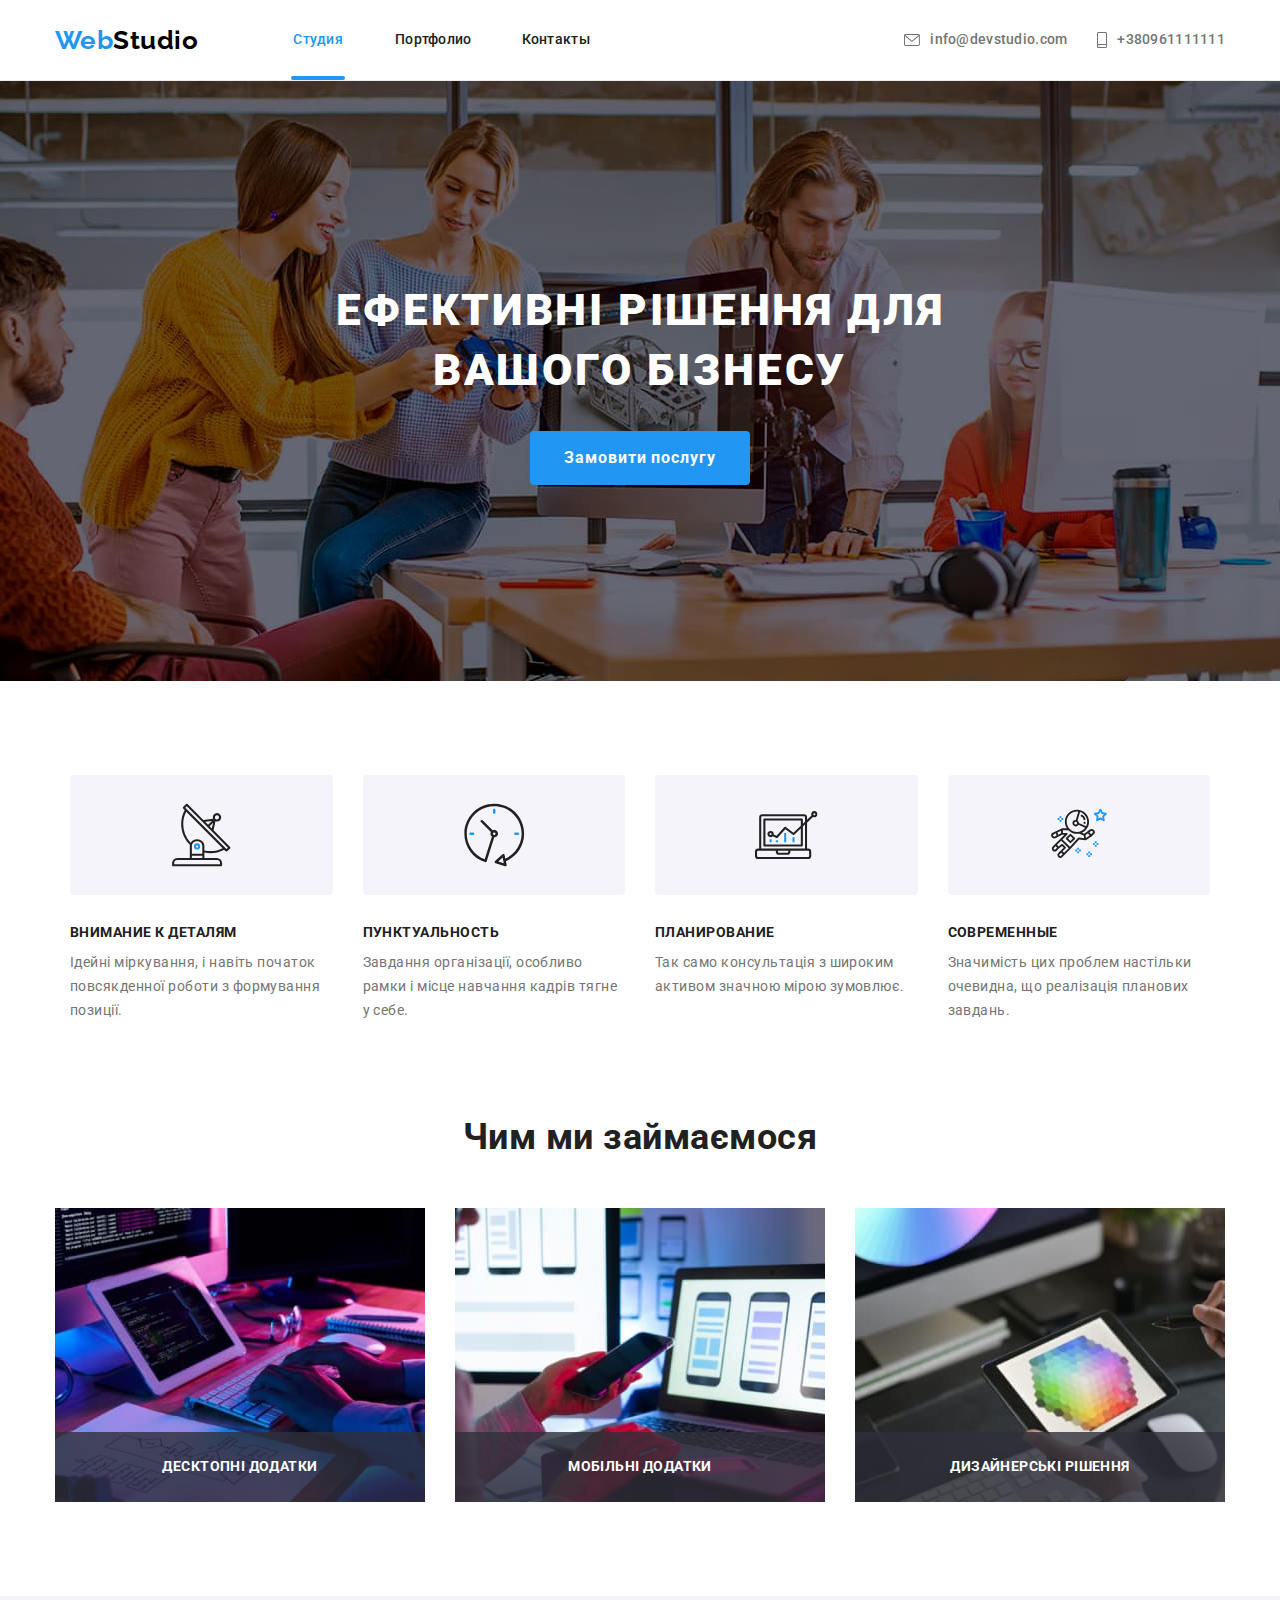
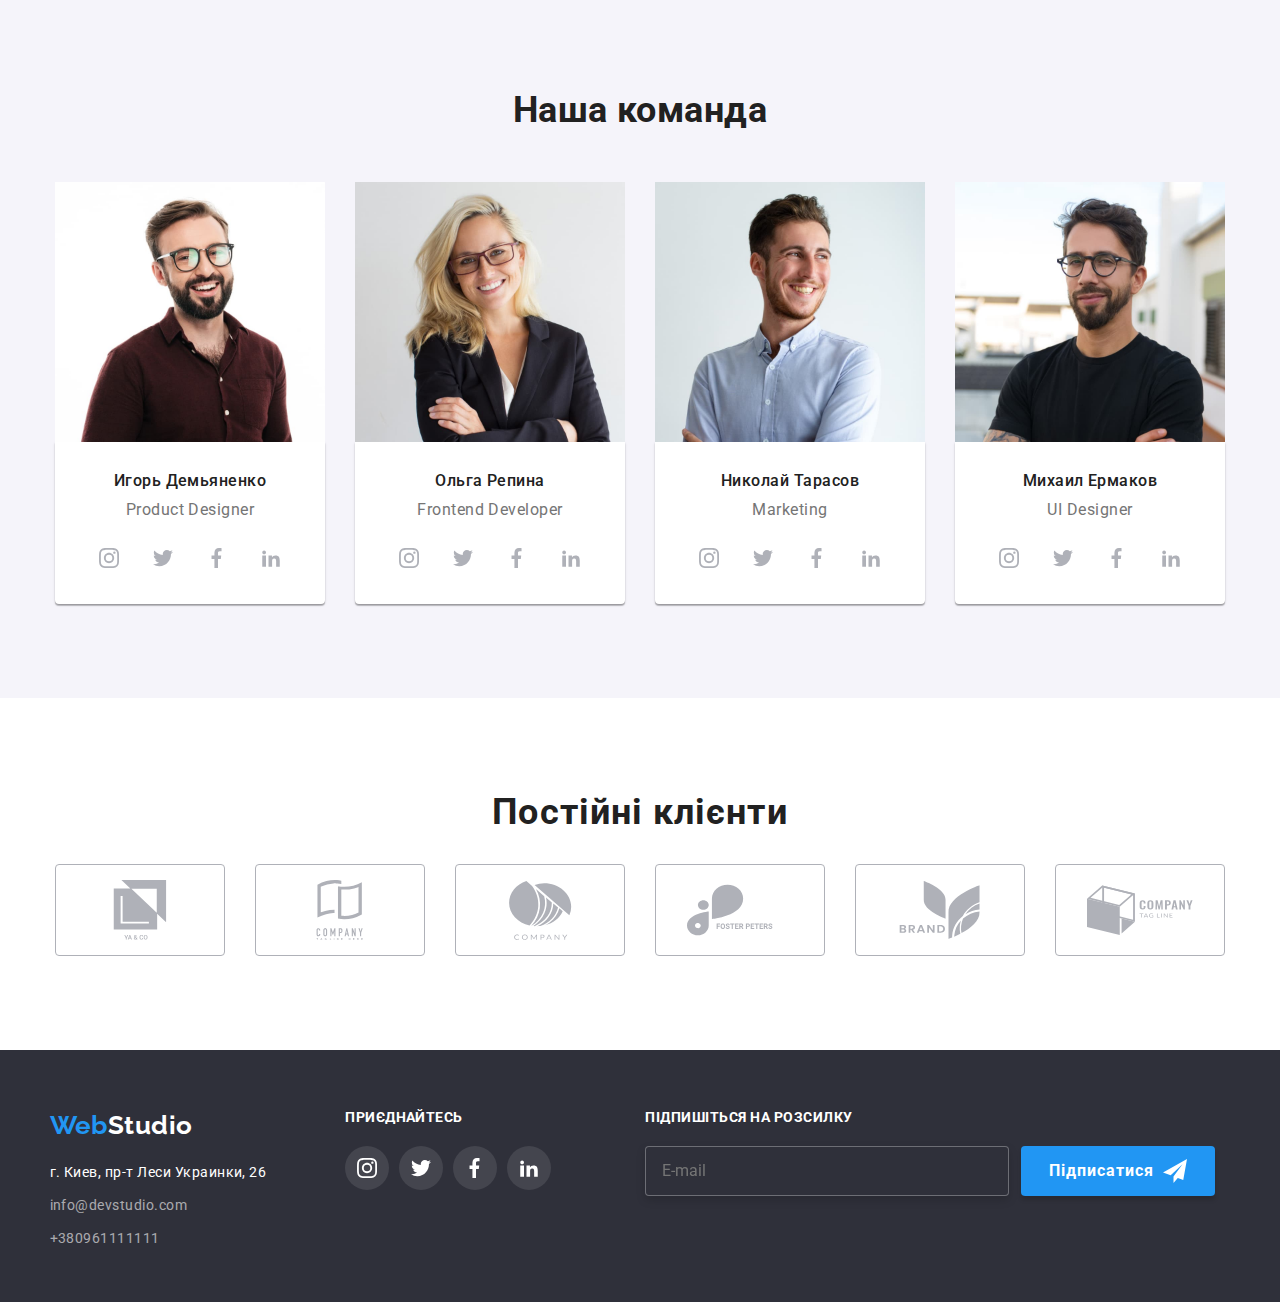
<file: index.html>
<!DOCTYPE html>
<html lang="ru">

<head>
    <meta charset="UTF-8">
    <meta http-equiv="X-UA-Compatible" content="IE=edge">
    <meta name="viewport" content="width=device-width, initial-scale=1.0">
    <title>Document</title>
    <link rel="preconnect" href="https://fonts.googleapis.com">
    <link rel="preconnect" href="https://fonts.gstatic.com" crossorigin>
    <link 
    href="https://fonts.googleapis.com/css2?family=Montserrat:wght@100;400;700&amp;family=Raleway:wght@700&amp;family=Roboto:wght@400;500;700;900&amp;display=swap"
        rel="stylesheet">
    <link rel="stylesheet" href="https://cdnjs.cloudflare.com/ajax/libs/modern-normalize/1.1.0/modern-normalize.min.css" />
    <link href="https://unpkg.com/aos@2.3.1/dist/aos.css" rel="stylesheet">
    <link rel="stylesheet" href="./css/main.min.css" />

</head>
 <body> 
    <header class="header">
        <div class="conteiner header__conteiner">
            <a href="./index.html" class="logo header__logo link">Web<span class="logo__word">Studio</span></a>
            <ul class="navigation__list list">
                <li class="navigation__item">
                    <a href="" class="navigation__link link curent "><span class="studia-title">Студия</span></a>
                </li>
                <li class="navigation__item">
                    <a href="./portfolio.html" class="navigation__link link ">Портфолио</a>
                </li>
                <li class="navigation__item">
                    <a href="" class="navigation__link link ">Контакты</a>
                </li>
            </ul>
            <ul class="contacts list">
                <li><a href="mailto:info@devstudio.com" class="contact__mail link"><svg class="contact__mail-logo"
                            width="16" height="12">
                            <use href="./img/symbol-defs.svg#icon-mail"></use>
                        </svg>info@devstudio.com</a></li>
                <li><a href="tel+380961111111" class="contact__tell link"><svg class="contact__tell-logo" width="10"
                            height="16">
                            <use href="./img/symbol-defs.svg#icon-smartphone"></use>
                        </svg>+380961111111</a></li>
            </ul>
            <button type="button" class="header__menu-open" data-menu-open><svg class="header__modal-icon" width="40" height="40">
                    <use href="./img/symbol-defs.svg#icon-menu"></use>
                </svg></button>
                <div class="mob__menu is-hidden" data-menu>
                        <button type="button" class="header__menu-close" data-menu-close><svg class="header__modal-icon" width="19"
                                height="19">
                                <use href="./img/symbol-defs.svg#icon-close"></use>
                            </svg></button>
                            <div>
                                <ul class="mob__navigation-list list">
                                    <li class="mob__navigation-item">
                                        <a href="./index.html" class="mob__navigation-link link"><span class="studia__title-menu">Студия</span></a>
                                    </li>
                                    <li class="mob__navigation-item">
                                        <a href="./portfolio.html" class="mob__navigation-link link ">Портфолио</a>
                                    </li>
                                    <li class="mob__navigation-item">
                                        <a href="" class="mob__navigation-link link ">Контакты</a>
                                    </li>
                                </ul>
                            </div>  
                        <div class="mob__contacts list">
                           <ul class=" mob__menu-contacts list">
                            <li class="mob__contakt-link"><a href="tel+380961111111" class="mob__contact-tell link">+380961111111</a>
                            </li>
                            <li class="mob__contakt-link"><a href="mailto:info@devstudio.com" class="mob__contact-mail link">info@devstudio.com</a>
                            </li>
                           </ul> 
                            <ul class="mob__soc-list list">
                                <li class="mob__soc-item"><a href="" class="mob__soc-link link" target="_blank"
                                        rel="noopener noreferrer nofollow">Instagram</a></li>
                                <li class="mob__soc-item"><a href="" class="mob__soc-link link" target="_blank" rel="noopener noreferrer nofollow">
                                            Twitter</a></li>
                                <li class="mob__soc-item"><a href="" class="mob__soc-link link" target="_blank" rel="noopener noreferrer nofollow">
                                            Facebook</a></li>
                                <li class="mob__soc-item"><a href="" class="mob__soc-link link" target="_blank" rel="noopener noreferrer nofollow">
                                            LinkedIn</a></li>
                        
                            </ul>
                        </div> 
                </div>
        </div>
    </header>
    <main class="hero">
        <section class="hero__general">
            <div class="feedback conteiner">
                <h1 class="feedback__title">Ефективні рішення для вашого бізнесу</h1>
                <button type="button" class="feedback__button" data-modal-open>Замовити послугу</button>
            </div>
        </section>
        <section class="conteiner">
            <div class="information ">
                <ul class="benefits list">
                    <li class="benefits__slide">
                        <div class="benefits__text"><svg class="benefits__icon" width="70" height="70">
                                <use href="./img/symbol-defs.svg#icon-antenna"></use>
                            </svg></div>
                        <h3 class="benefits__title">Внимание к деталям</h3>
                        <p class="benefits__information-text">Ідейні міркування, і навіть початок повсякденної роботи з формування позиції.</p>
                    </li>
                    <li class="benefits__slide">
                        <div class="benefits__text"><svg class="benefits__icon" width="70" height="70">
                                <use href="./img/symbol-defs.svg#icon-clock"></use>
                            </svg></div>

                        <h3 class="benefits__title">Пунктуальность</h3>
                        <p class="benefits__information-text">Завдання організації, особливо рамки і місце навчання кадрів тягне у себе.</p>
                    </li>
                    <li class="benefits__slide">
                        <div class="benefits__text"><svg class="benefits__icon" width="70" height="70">
                                <use href="./img/symbol-defs.svg#icon-diagram"></use>
                            </svg></div>
                        <h3 class="benefits__title">Планирование</h3>
                        <p class="benefits__information-text">Так само консультація з широким активом значною мірою зумовлює.</p>
                    </li>
                    <li class="benefits__slide">
                        <div class="benefits__text"><svg class="benefits__icon" width="70" height="70">
                                <use href="./img/symbol-defs.svg#icon-astronaut"></use>
                            </svg></div>
                        <h3 class="benefits__title">Современные</h3>
                        <p class="benefits__information-text">Значимість цих проблем настільки очевидна, що реалізація планових завдань.</p>
                    </li>
                </ul>
            </div>
        </section>
        <section class="work">
            <div class="direction conteiner">
                <h2 class="direction__title">Чим ми займаємося</h2>
                <ul class="direction__list list">
                    <li class="direction__foto"><div>
                        <picture>
                            <source media="(min-width: 1200px)" srcset="./img/img1-disktop-1x.jpg 1x, ./img/disktop/img1-disktop-2x.jpg 2x">
                            <img class="team__img" srcset="./img/disktop/img1-disktop-2x.jpg 2x" src="./img/img1-disktop-1x.jpg" width="370" height="294"
                                alt="клавиатура" />
                        </picture>
                        <p class="direction__pre-title">Десктопні додатки</p></div></li>
                    <li class="direction__foto"><div>
                        <picture>
                            <source media="(min-width: 1200px)" srcset="./img/img2-disktop-1x.jpg 1x, ./img/disktop/img2-disktop-2x.jpg 2x">
                            <img class="team__img" srcset="./img/disktop/img2-disktop-2x.jpg 2x" src="./img/img2-disktop-1x.jpg" width="370" height="294"
                                alt="Мобільні додатки" />
                        </picture>
                        <p class="direction__pre-title">Мобільні додатки</p></div></li>
                    <li class="direction__foto"><div>
                        <picture>
                            <source media="(min-width: 1200px)" srcset="./img/img3-disktop-1x.jpg 1x, ./img/disktop/img3-disktop-2x.jpg 2x">
                            <img class="team__img" srcset="./img/disktop/img3-disktop-2x.jpg 2x" src="./img/img3-disktop-1x.jpg" width="370" height="294"
                                alt="планшет" />
                        </picture>
                        <p class="direction__pre-title">Дизайнерські рішення</p></div></li>
                </ul>
            </div>
        </section>
        <section class="our__team">
            <div class="conteiner">
                <h2 class="our__team-title">Наша команда</h2>
                    <ul class="team list">
                        <li class="team__list">
                            <picture>
                                <source media="(min-width: 1200px)" srcset="./img/igor-disktop-1x.jpg 1x, ./img/disktop/igor-disktop-2x.jpg 2x">
                                <source media="(min-width: 768px)" srcset=" ./img/tabled/igor-tabled-1x.jpg 1x, ./img/tabled/igor-tabled-2x.jpg 2x">
                                <img class="team__img" srcset="./img/phone/igor-phone-2x.jpg 2x" src="./img/phone/igor-phone-1x.jpg" width="450" height="460" alt="Игорь Демьяненко" />
                            </picture>
                            <div class="team__list-information">
                                <h3 class="team__name">Игорь Демьяненко</h3>
                                <p class="team__profesion">Product Designer</p>
                                <ul class="team__soc list">
                                    <li><a href="" class="team__icon-link"><svg class="team__soc-logo" width="20" height="20">
                                                <use href="./img/symbol-defs.svg#icon-instagram"></use>
                                            </svg></a></li>
                                    <li><a href="" class="team__icon-link"><svg class="team__soc-logo" width="20" height="20">
                                                <use href="./img/symbol-defs.svg#icon-twitter"></use>
                                            </svg></a></li>
                                    <li><a href="" class="team__icon-link"><svg class="team__soc-logo" width="20" height="20">
                                                <use href="./img/symbol-defs.svg#icon-facebook"></use>
                                            </svg></a></li>
                                    <li><a href="" class="team__icon-link"><svg class="team__soc-logo" width="20" height="20">
                                                <use href="./img/symbol-defs.svg#icon-linkedin"></use>
                                            </svg></a></li>
                                </ul>
                            </div>
                        </li>
                        <li class="team__list">
                            <picture>
                                <source media="(min-width: 1200px)" srcset="./img/olga-disktop-1x.jpg 1x, ./img/disktop/olga-disktop-2x.jpg 2x">
                                <source media="(min-width: 768px)" srcset="./img/tabled/olga-tabled-1x.jpg 1x, ./img/tabled/olga-tabled-2x.jpg 2x">
                                <img class="team__img" srcset="./img/phone/olga-phone-2x.jpg 2x" src="./img/phone/olga-phone-1x.jpg" width="450" height="460"
                                    alt="Ольга Репина" />
                            </picture>
                            <div class="team__list-information">
                                <h3 class="team__name">Ольга Репина</h3>
                                <p class="team__profesion">Frontend Developer</p>
                                <ul class="team__soc list">
                                    <li><a href="" class="team__icon-link"><svg class="team__soc-logo" width="20" height="20">
                                                <use href="./img/symbol-defs.svg#icon-instagram"></use>
                                            </svg></a></li>
                                    <li><a href="" class="team__icon-link"><svg class="team__soc-logo" width="20" height="20">
                                                <use href="./img/symbol-defs.svg#icon-twitter"></use>
                                            </svg></a></li>
                                    <li><a href="" class="team__icon-link"><svg class="team__soc-logo" width="20" height="20">
                                                <use href="./img/symbol-defs.svg#icon-facebook"></use>
                                            </svg></a></li>
                                    <li><a href="" class="team__icon-link"><svg class="team__soc-logo" width="20" height="20">
                                                <use href="./img/symbol-defs.svg#icon-linkedin"></use>
                                            </svg></a></li>
                                </ul>
                            </div>
                        </li>
                        <li class="team__list">
                            <picture>
                                <source media="(min-width: 1200px)" srcset="./img/nikolay-disktop-1x.jpg 1x, ./img/disktop/mykola-disktop-2x.jpg 2x">
                                <source media="(min-width: 768px)" srcset="./img/tabled/mykola-tabled-1x.jpg 1x, ./img/tabled/mykola-tabled-2x.jpg 2x">
                                <img class="team__img" srcset="./img/phone/mykola-phone-2x.jpg 2x" src="./img/phone/mykola-phone-1x.jpg" width="450" height="460"
                                    alt="Ольга Репина" />
                            </picture>
                            <div class="team__list-information">
                                <h3 class="team__name">Николай Тарасов</h3>
                                <p class="team__profesion">Marketing</p>
                                <ul class="team__soc list">
                                    <li><a href="" class="team__icon-link"><svg class="team__soc-logo" width="20" height="20">
                                                <use href="./img/symbol-defs.svg#icon-instagram"></use>
                                            </svg></a></li>
                                    <li><a href="" class="team__icon-link"><svg class="team__soc-logo" width="20" height="20">
                                                <use href="./img/symbol-defs.svg#icon-twitter"></use>
                                            </svg></a></li>
                                    <li><a href="" class="team__icon-link"><svg class="team__soc-logo" width="20" height="20">
                                                <use href="./img/symbol-defs.svg#icon-facebook"></use>
                                            </svg></a></li>
                                    <li><a href="" class="team__icon-link"><svg class="team__soc-logo" width="20" height="20">
                                                <use href="./img/symbol-defs.svg#icon-linkedin"></use>
                                            </svg></a></li>
                                </ul>
                            </div>
                        </li>
                        <li class="team__list">
                            <picture>
                                <source media="(min-width: 1200px)" srcset="./img/myhaylo-disktop-1x.jpg 1x, ./img/disktop/muhaylo-disktop-2x.jpg 2x">
                                <source media="(min-width: 768px)" srcset="./img/tabled/myhaylo-tabled-1x.jpg 1x, ./img/tabled/myhaylo-tabled-2x.jpg 2x">
                                <img class="team__img" srcset="./img/phone/myhaylo-phone-2x.jpg 2x" src="./img/phone/myhaylo-phone-1x.jpg"  width="450" height="460"
                                    alt="Ольга Репина" />
                            </picture>
                            <div class="team__list-information">
                                <h3 class="team__name">Михаил Ермаков</h3>
                                <p class="team__profesion">UI Designer</p>
                                <ul class="team__soc list">
                                    <li><a href="" class="team__icon-link"><svg class="team__soc-logo" width="20" height="20">
                                                <use href="./img/symbol-defs.svg#icon-instagram"></use>
                                            </svg></a></li>
                                    <li><a href="" class="team__icon-link"><svg class="team__soc-logo" width="20" height="20">
                                                <use href="./img/symbol-defs.svg#icon-twitter"></use>
                                            </svg></a></li>
                                    <li><a href="" class="team__icon-link"><svg class="team__soc-logo" width="20" height="20">
                                                <use href="./img/symbol-defs.svg#icon-facebook"></use>
                                            </svg></a></li>
                                    <li><a href="" class="team__icon-link"><svg class="team__soc-logo" width="20" height="20">
                                                <use href="./img/symbol-defs.svg#icon-linkedin"></use>
                                            </svg></a></li>
                                </ul>
                            </div>
                        </li>
                    </ul>
                </div>
        </section>
        <section class="clientage-section">
            <div class="conteiner">
                <h2 class="clientage-header"> Постійні клієнти</h2>
                <ul class="clientage list">
                    <li class="clientage-li"><a href="" class="clientage-li-link"><svg class="clientage-icon"
                                width="106" height="60">
                                <use href="./img/symbol-defs.svg#icon-group"></use>
                            </svg></a></li>
                    <li class="clientage-li"><a href="" class="clientage-li-link"><svg class="clientage-icon"
                                width="106" height="60">
                                <use href="./img/symbol-defs.svg#icon-group2"></use>
                            </svg></a></li>
                    <li class="clientage-li"><a href="" class="clientage-li-link"><svg class="clientage-icon"
                                width="106" height="60">
                                <use href="./img/symbol-defs.svg#icon-group3"></use>
                            </svg></a></li>
                    <li class="clientage-li"><a href="" class="clientage-li-link"><svg class="clientage-icon"
                                width="106" height="60">
                                <use href="./img/symbol-defs.svg#icon-group4"></use>
                            </svg></a></li>
                    <li class="clientage-li"><a href="" class="clientage-li-link"><svg class="clientage-icon"
                                width="106" height="60">
                                <use href="./img/symbol-defs.svg#icon-group5"></use>
                            </svg></a></li>
                    <li class="clientage-li"><a href="" class="clientage-li-link"><svg class="clientage-icon"
                                width="106" height="60">
                                <use href="./img/symbol-defs.svg#icon-group6"></use>
                            </svg></a></li>
                </ul>
            </div>
        </section>
    </main>
    <footer class="conteiner footer">
        <div class="footer__conteiner">
            <div class="footer__link">
                <a href="WebStudio" class="logo footer__logo link">Web<span class="footer-word">Studio</span></a>
                <address class="address link">
                    <ul class="footer-list list">
                        <li class="adress-li"> <a
                                href="https://www.google.com/maps/place/%D0%B1%D1%83%D0%BB.+%D0%9B%D0%B5%D1%81%D0%B8+%D0%A3%D0%BA%D1%80%D0%B0%D0%B8%D0%BD%D0%BA%D0%B8,+26,+%D0%9A%D0%B8%D0%B5%D0%B2,+02000/@50.4265807,30.5383858,17z/data=!3m1!4b1!4m5!3m4!1s0x40d4cf0e033ecbe9:0x57a4dffefec77da0!8m2!3d50.4265807!4d30.5383858?hl=ru"
                                class="footer-address link">
                                г. Киев, пр-т Леси Украинки, 26
                            </a>
                        </li>
                        <li class="footer-li"><a href="mailto:info@devstudio.com"
                                class="footer-mail link">info@devstudio.com</a></li>
                        <li><a href="tel+380961111111" class="footer-tell link ">+380961111111</a></li>
                    </ul>
                </address>
            </div>
            <div class="footer-icon list footer__link">
                <h3 class="footer-h list">приєднайтесь</h3>
                <ul class="footer-icon-ul list">
                    <li class="team-icon-li"><a href="" class="footer-icon-link"><svg class="footer-icon-co" width="20" height="20">
                                <use href="./img/symbol-defs.svg#icon-instagram"></use>
                            </svg></a></li>
                    <li class="team-icon-li"><a href="" class="footer-icon-link"><svg class="footer-icon-co" width="20" height="20">
                                <use href="./img/symbol-defs.svg#icon-twitter"></use>
                            </svg></a></li>
                    <li class="team-icon-li"><a href="" class="footer-icon-link"><svg class="footer-icon-co" width="20" height="20">
                                <use href="./img/symbol-defs.svg#icon-facebook"></use>
                            </svg></a></li>
                    <li class="team-icon-li"><a href="" class="footer-icon-link"><svg class="footer-icon-co" width="20" height="20">
                                <use href="./img/symbol-defs.svg#icon-linkedin"></use>
                            </svg></a></li>
                </ul>
            </div>
            <div class="mailing footer__link">
                <p class="mailing-text">Підпишіться на розсилку</p>
            <div>
                <form class="mailing-form">
                    <input type="text" class="mailing-input" name="user-name" placeholder="E-mail" required>
                    <button type="submit" class="mailing-buttom"><span class="mailing-buttom-text">Підписатися</span>
                        <svg class="mailing-icon" width="24" height="24">
                            <use href="./img/symbol-defs.svg#icon-mailing"></use>
                        </svg></button>
                </form>
            </div>
            </div>
        </div>
    </footer>
    <div class="backdrop is-hidden" data-modal >
        <div class="modal">
            <button type="button" class="modal-battom" data-modal-close><svg class="modal-icon" width="11" height="11">
                <use href="./img/symbol-defs.svg#icon-close"></use>
            </svg></button>
            <p class="modal-title">Залиште свої дані, ми вам передзвонимо</p>
            <form class="modal-form">
                <div class="input-div"><label><span class="label-text">Ім'я</span>
                        <span class="input-wrap"><input type="text" class="form-input" name="user-name" required>
                            <svg class="input-icon" width="18" height="18">
                                <use href="./img/symbol-defs.svg#icon-personinput"></use>
                            </svg>
                        </span>
                    </label></div>
                <div class="input-div"><label><span class="label-text">Телефон</span>
                        <span class="input-wrap"><input type="text" class="form-input" name="tel" required>
                            <svg class="input-icon" width="18" height="18">
                                <use href="./img/symbol-defs.svg#icon-phoneinput"></use>
                            </svg>
                        </span>
                    </label></div>
                <div class="input-div"><label><span class="label-text">Пошта</span>
                        <span class="input-wrap"><input type="text" class="form-input" name="mail" required>
                            <svg class="input-icon" width="18" height="18">
                                <use href="./img/symbol-defs.svg#icon-emailinput"></use>
                            </svg>
                        </span>
                    </label></div>
                <div class="input-div">
                    <label for="user-comment" class="label-text">Коментар</label>
                    <textarea name="user-comment" id="user-comment" placeholder="Введіть текст" class="modal-text"></textarea>
                </div>
                <div class="input-div">
                    <input type="checkbox" name="user-click" value="true" class="input-check subtext-div-checkbox" id="checkbox">
                    <label for="checkbox" class="check-text"><span><svg class="check-icon" width="11" height="8">
                        <use href="./img/symbol-defs.svg#icon-click"></use>
                    </svg></span>Погоджуюся з розсилкою та приймаю<a class="check-text-check">Умови договору</a></label>
                </div>
                <button type="submit" class="input-buttom"><span class="input-buttom-span">Відправити</span></button>
            </form>
        </div>
    </div>
    <script src="https://unpkg.com/aos@2.3.1/dist/aos.js"></script>
    <script>
        AOS.init();
    </script>
    <script src="./js/modal.js"></script>
    <script src="./js/menu.js"></script>
</body>

</html>
</file>
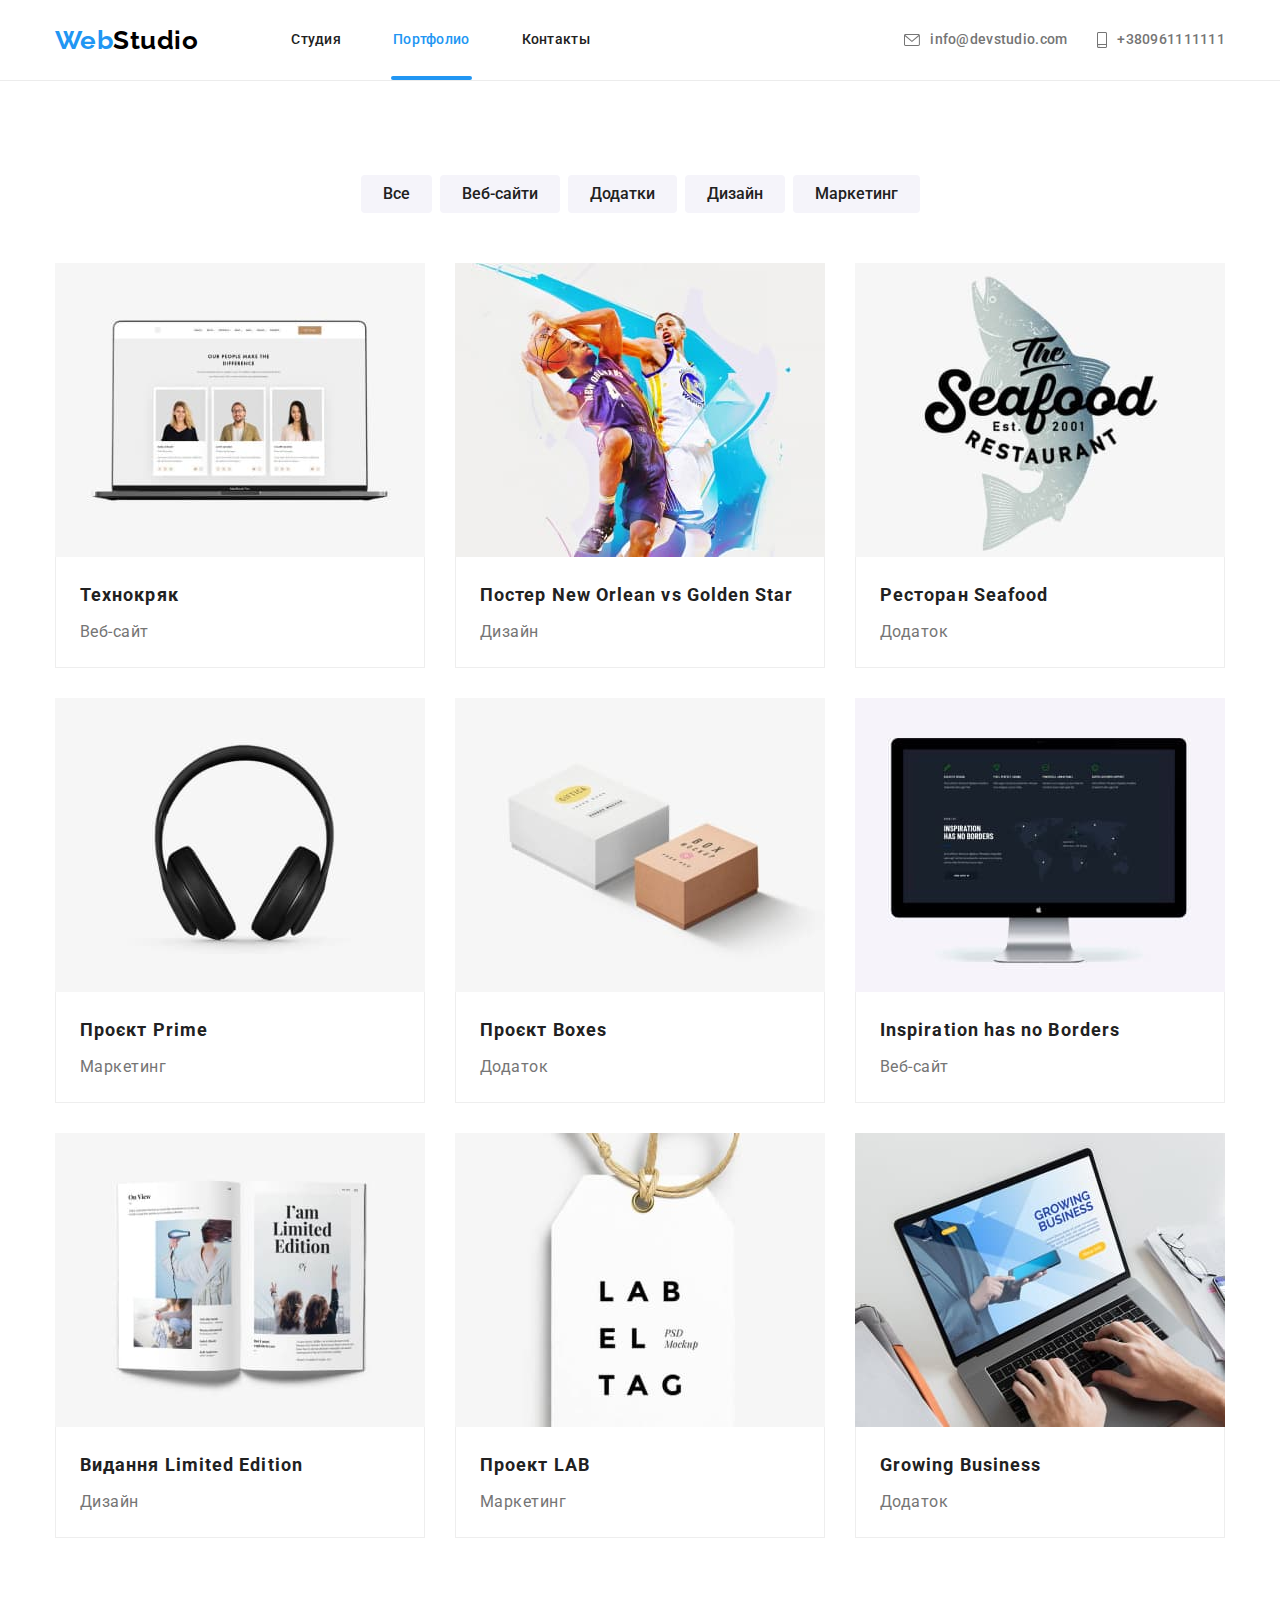
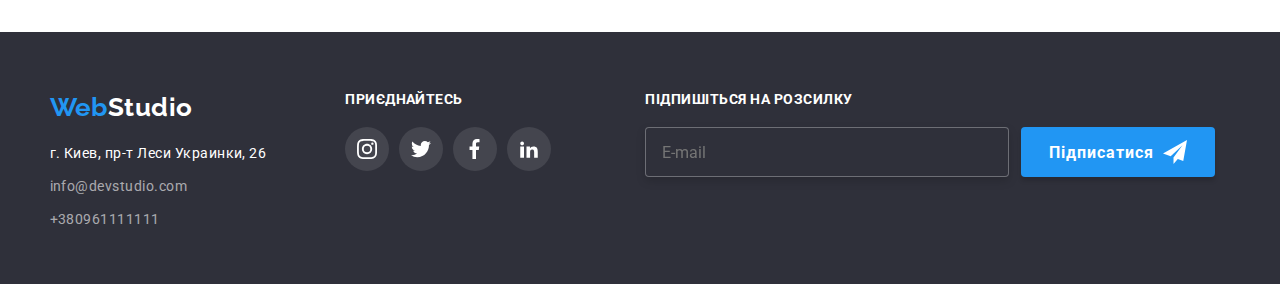
<file: portfolio.html>
<!DOCTYPE html>
<html lang="ru">
<head>
    <meta charset="UTF-8">
    <meta http-equiv="X-UA-Compatible" content="IE=edge">
    <meta name="viewport" content="width=device-width, initial-scale=1.0">
    <title>Document</title>
    <link rel="preconnect" href="https://fonts.googleapis.com">
    <link rel="preconnect" href="https://fonts.gstatic.com" crossorigin>
    <link href="https://fonts.googleapis.com/css2?family=Raleway:wght@700&family=Roboto:wght@400;500;700;900&display=swap"
        rel="stylesheet">
    <link rel="stylesheet" href="https://cdnjs.cloudflare.com/ajax/libs/modern-normalize/1.1.0/modern-normalize.min.css"/>
    <link href="https://unpkg.com/aos@2.3.1/dist/aos.css" rel="stylesheet">
    <link rel="stylesheet" href="./css/main.min.css" />
</head>
<body>
    <header class="header">
        <div class="conteiner header__conteiner">
            <a href="./index.html" class="logo header__logo link">Web<span class="logo__word">Studio</span></a>
            <nav class="navigation">
                <ul class="navigation__list list">
                    <li class="navigation__item">
                        <a href="./index.html" class="navigation__link link">Студия</a>
                    </li>
                    <li class="navigation__item">
                        <a href="./portfolio.html" class="navigation__link link curent"><span
                                class="parfolio-title">Портфолио</span></a>
                    </li>
                    <li class="navigation__item">
                        <a href="" class="navigation__link link">Контакты</a>
                    </li>
                </ul>
            </nav>
            <ul class="contacts list">
                <li><a href="mailto:info@devstudio.com" class="contact__mail link"><svg class="contact__mail-logo" width="16"
                            height="12">
                            <use href="./img/symbol-defs.svg#icon-mail"></use>
                        </svg>info@devstudio.com</a></li>
                <li><a href="tel+380961111111" class="contact__tell link"><svg class="contact__tell-logo" width="10"
                            height="16">
                            <use href="./img/symbol-defs.svg#icon-smartphone"></use>
                        </svg>+380961111111</a></li>
            </ul>
            <button type="button" class="header__menu-open" data-menu-open><svg class="header__modal-icon" width="40"
                    height="40">
                    <use href="./img/symbol-defs.svg#icon-menu"></use>
                </svg></button>
            <div class="mob__menu is-hidden" data-menu>
                <button type="button" class="header__menu-close" data-menu-close><svg class="header__modal-icon" width="19"
                        height="19">
                        <use href="./img/symbol-defs.svg#icon-close"></use>
                    </svg></button>
                <div>
                    <ul class="mob__navigation-list list">
                        <li class="mob__navigation-item">
                            <a href="./index.html" class="mob__navigation-link link">Студия</a>
                        </li>
                        <li class="mob__navigation-item">
                            <a href="./portfolio.html" class="mob__navigation-link link "><span
                                    class="studia__title-menu">Портфолио</span></a>
                        </li>
                        <li class="mob__navigation-item">
                            <a href="" class="mob__navigation-link link ">Контакты</a>
                        </li>
                    </ul>
                </div>
                <div class="mob__contacts list">
                    <ul class=" mob__menu-contacts list">
                        <li class="mob__contakt-link"><a href="tel+380961111111"
                                class="mob__contact-tell link">+380961111111</a>
                        </li>
                        <li class="mob__contakt-link"><a href="mailto:info@devstudio.com"
                                class="mob__contact-mail link">info@devstudio.com</a>
                        </li>
                    </ul>
                    <ul class="mob__soc-list list">
                        <li class="mob__soc-item"><a href="" class="mob__soc-link link" target="_blank"
                                rel="noopener noreferrer nofollow">Instagram</a></li>
                        <li class="mob__soc-item"><a href="" class="mob__soc-link link" target="_blank"
                                rel="noopener noreferrer nofollow">
                                Twitter</a></li>
                        <li class="mob__soc-item"><a href="" class="mob__soc-link link" target="_blank"
                                rel="noopener noreferrer nofollow">
                                Facebook</a></li>
                        <li class="mob__soc-item"><a href="" class="mob__soc-link link" target="_blank"
                                rel="noopener noreferrer nofollow">
                                LinkedIn</a></li>
        
                    </ul>
                </div>
            </div>
        </div>
    </header>
    <main class="main">
        <section class="section-partfolio">
            <div class="conteiner">
                <ul class="main-ul list">
                    <li><button type="button" class="main-button">Все</button></li>
                    <li><button type="button" class="main-button">Веб-сайти</button></li>
                    <li><button type="button" class="main-button">Додатки</button></li>
                    <li><button type="button" class="main-button">Дизайн</button></li>
                    <li><button type="button" class="main-button">Маркетинг</button></li>
                </ul>
                <ul class="servis-list list">
                    <li class="posters-li">
                        <a href="" class="servis-posters link"><div class="subtext-div" >
                            <picture>
                                <source media="(min-width: 1200px)" srcset="./img/website-disktop-1x.jpg 1x, ./img/disktop/poster1-disktop-2x.jpg 2x">
                                <source media="(min-width: 768px)" srcset=" ./img/tabled/poster-tabled-1x.jpg 1x, ./img/tabled/poster-tabled-2x.jpg 2x">
                                <img  srcset="./img/phone/poster-phone-2x.jpg 2x" src="./img/phone/poster-phone-1x.jpg" width="450" height="404"
                                    alt="Постер" />
                            </picture>
                        <p class="subtext">Ресурс пропонує комплексні пропозиції з різним рівнем функціоналу та
                            сервісів. Все це дозволить
                            відвідувачу отримати
                            вичерпні відомості про компанію чи приватну особу.</p></div>
                            <div class="poster-information">
                                <h2 class="poster">
                                    Технокряк
                                </h2>
                                <p class="servis-view">
                                    Веб-сайт
                                </p>
                            </div>
                        </a>
                    </li>
                    <li class="posters-li">
                        <a href="" class="servis-posters link"><div class="subtext-div">
                            <picture>
                                <source media="(min-width: 1200px)" srcset="./img/design-disktop-1x.jpg 1x, ./img/disktop/poster2-disktop-2x.jpg 2x">
                                <source media="(min-width: 768px)" srcset=" ./img/tabled/poster1-tabled-1x.jpg 1x, ./img/tabled/poster1-tabled-2x.jpg 2x">
                                <img  srcset="./img/phone/poster1-phone-2x.jpg 2x" src="./img/phone/poster1-phone-1x.jpg" width="450" height="404"
                                    alt="Постер" />
                            </picture>
                        <p class="subtext">Ресурс пропонує комплексні пропозиції з різним рівнем функціоналу та
                            сервісів. Все це дозволить
                            відвідувачу отримати
                            вичерпні відомості про компанію чи приватну особу.</p></div>
                            <div class="poster-information">
                                <h2 class="poster">
                                    Постер New Orlean vs Golden Star
                                </h2>
                                <p class="servis-view">
                                    Дизайн
                                </p>
                            </div>
                        </a>
                    </li>
                    <li class="posters-li">
                        <a href="" class="servis-posters link">
                            <div class="subtext-div">
                                <picture>
                                    <source media="(min-width: 1200px)" srcset="./img/addition-disktop-1x.jpg 1x, ./img/disktop/poster3-disktop-2x.jpg 2x">
                                    <source media="(min-width: 768px)" srcset=" ./img/tabled/poster2-tabled-1x.jpg 1x, ./img/tabled/poster2-tabled-2x.jpg 2x">
                                    <img srcset="./img/phone/poster2-phone-2x.jpg 2x" src="./img/phone/poster2-phone-1x.jpg" width="450" height="404"
                                        alt="Постер" />
                                </picture>
                                <p class="subtext">Ресурс пропонує комплексні пропозиції з різним рівнем функціоналу та
                                    сервісів. Все це дозволить
                                    відвідувачу отримати
                                    вичерпні відомості про компанію чи приватну особу.</p>
                            </div>
                            <div class="poster-information">
                                <h2 class="poster">
                                    Ресторан Seafood
                                </h2>
                                <p class="servis-view">
                                    Додаток
                                </p>
                            </div>
                        </a>
                    </li>
                    <li class="posters-li">
                        <a href="" class="servis-posters link"><div class="subtext-div">
                            <picture>
                                <source media="(min-width: 1200px)" srcset="./img/marketing-disktop-1x.jpg 1x, ./img/disktop/poster4-disktop-2x.jpg 2x">
                                <source media="(min-width: 768px)" srcset=" ./img/tabled/poster3-tabled-1x.jpg 1x, ./img/tabled/poster3-tabled-2x.jpg 2x">
                                <img srcset="./img/phone/poster3-phone-2x.jpg 2x" src="./img/phone/poster3-phone-1x.jpg" width="450" height="404"
                                    alt="Постер" />
                            </picture>
                        <p class="subtext">Ресурс пропонує комплексні пропозиції з різним рівнем функціоналу та
                            сервісів. Все це дозволить
                            відвідувачу отримати
                            вичерпні відомості про компанію чи приватну особу.</p></div>
                            <div class="poster-information">
                                <h2 class="poster">
                                    Проєкт Prime
                                </h2>
                                <p class="servis-view">
                                    Маркетинг
                                </p>
                            </div>
                        </a>
                    </li>
                    <li class="posters-li">
                        <a href="" class="servis-posters link"><div class="subtext-div">
                            <picture>
                                <source media="(min-width: 1200px)" srcset=" ./img/website2-disktop-1x.jpg 1x, ./img/disktop/poster5-disktop-2x.jpg 2x">
                                <source media="(min-width: 768px)" srcset=" ./img/tabled/poster4-tabled-1x.jpg 1x, ./img/tabled/poster4-tabled-2x.jpg 2x">
                                <img class="team__img" srcset="./img/phone/poster4-phone-2x.jpg 2x" src="./img/phone/poster4-phone-1x.jpg" width="450" height="404"
                                    alt="Постер" />
                            </picture>
                        <p class="subtext">Ресурс пропонує комплексні пропозиції з різним рівнем функціоналу та
                            сервісів. Все це дозволить
                            відвідувачу отримати
                            вичерпні відомості про компанію чи приватну особу.</p></div>
                            <div class="poster-information">
                                <h2 class="poster">
                                    Проєкт Boxes
                                </h2>
                                <p class="servis-view">
                                    Додаток
                                </p>
                            </div>
                        </a>
                    </li>
                    <li class="posters-li">
                        <a href="" class="servis-posters link"><div class="subtext-div">
                            <picture>
                                <source media="(min-width: 1200px)" srcset=" ./img/addition2-disktop-1x.jpg 1x, ./img/disktop/poster6-disktop-2x.jpg 2x">
                                <source media="(min-width: 768px)" srcset=" ./img/tabled/poster5-tabled-1x.jpg 1x, ./img/tabled/poster5-tabled-2x.jpg 2x">
                                <img class="team__img" srcset="./img/phone/poster5-phone-2x.jpg 2x" src="./img/phone/poster5-phone-1x.jpg" width="450" height="404"
                                    alt="Постер" />
                            </picture>
                        <p class="subtext">Ресурс пропонує комплексні пропозиції з різним рівнем функціоналу та
                            сервісів. Все це дозволить
                            відвідувачу отримати
                            вичерпні відомості про компанію чи приватну особу.</p></div>
                            <div class="poster-information">
                                <h2 class="poster">
                                    Inspiration has no Borders
                                </h2>
                                <p class="servis-view">
                                    Веб-сайт
                                </p>
                            </div>
                        </a>
                    </li>
                    <li class="posters-li">
                        <a href="" class="servis-posters link"><div class="subtext-div">
                            <picture>
                                <source media="(min-width: 1200px)" srcset=" ./img/design2-disktop-1x.jpg 1x, ./img/disktop/poster7-disktop-2x.jpg 2x">
                                <source media="(min-width: 768px)" srcset=" ./img/tabled/poster6-tabled-1x.jpg 1x, ./img/tabled/poster6-tabled-2x.jpg 2x">
                                <img class="team__img" srcset="./img/phone/poster6-phone-2x.jpg 2x" src="./img/phone/poster6-phone-1x.jpg" width="450" height="404"
                                    alt="Постер" />
                            </picture>
                        <p class="subtext">Ресурс пропонує комплексні пропозиції з різним рівнем функціоналу та
                            сервісів. Все це дозволить
                            відвідувачу отримати
                            вичерпні відомості про компанію чи приватну особу.</p></div>
                            <div class="poster-information">
                                <h2 class="poster">
                                    Видання Limited Edition
                                </h2>
                                <p class="servis-view">
                                    Дизайн
                                </p>
                            </div>
                        </a>
                    </li>
                    <li class="posters-li">
                        <a href="" class="servis-posters link"><div class="subtext-div">
                            <picture>
                                <source media="(min-width: 1200px)" srcset=" ./img/marketing2-disktop-1x.jpg 1x, ./img/disktop/poster8-disktop-2x.jpg 2x">
                                <source media="(min-width: 768px)" srcset=" ./img/tabled/poster7-tabled-1x.jpg 1x, ./img/tabled/poster7-tabled-2x.jpg 2x">
                                <img class="team__img" srcset="./img/phone/poster7-phone-2x.jpg 2x" src="./img/phone/poster7-phone-1x.jpg" width="450" height="404"
                                    alt="Постер" />
                            </picture>
                        <p class="subtext">Ресурс пропонує комплексні пропозиції з різним рівнем функціоналу та
                            сервісів. Все це
                            дозволить
                            відвідувачу отримати
                            вичерпні відомості про компанію чи приватну особу.</p></div>
                            <div class="poster-information">
                                <h2 class="poster">
                                    Проект LAB
                                </h2>
                                <p class="servis-view">
                                    Маркетинг
                                </p>
                            </div>
                        </a>
                    </li>
                    <li class="posters-li">
                        <a href="" class="servis-posters link"><div class="subtext-div">
                            <picture>
                                <source media="(min-width: 1200px)" srcset=" ./img/addition3-disktop-1x.jpg 1x, ./img/disktop/poster9-disktop-2x.jpg 2x">
                                <source media="(min-width: 768px)" srcset=" ./img/tabled/poster8-tabled-1x.jpg 1x, ./img/tabled/poster8-tabled-2x.jpg 2x">
                                <img class="team__img" srcset="./img/phone/poster8-phone-2x.jpg 2x" src="./img/phone/poster8-phone-1x.jpg" width="450" height="404"
                                    alt="Постер" />
                            </picture>
                        <p class="subtext">Ресурс пропонує комплексні пропозиції з різним рівнем функціоналу та
                            сервісів. Все це дозволить
                            відвідувачу отримати
                            вичерпні відомості про компанію чи приватну особу.</p></div>
                            <div class="poster-information">
                                <h2 class="poster">
                                    Growing Business
                                </h2>
                                <p class="servis-view">
                                    Додаток
                                </p>
                            </div>
                        </a>
                    </li>
                </ul>
            </div>
        </section>
    </main>
    <footer class="footer">
    <div class="footer__conteiner">
        <div class="footer__link">
            <a href="WebStudio" class="logo footer__logo link">Web<span class="footer-word">Studio</span></a>
            <address class="address link">
                <ul class="footer-list list">
                    <li class="adress-li"> <a
                            href="https://www.google.com/maps/place/%D0%B1%D1%83%D0%BB.+%D0%9B%D0%B5%D1%81%D0%B8+%D0%A3%D0%BA%D1%80%D0%B0%D0%B8%D0%BD%D0%BA%D0%B8,+26,+%D0%9A%D0%B8%D0%B5%D0%B2,+02000/@50.4265807,30.5383858,17z/data=!3m1!4b1!4m5!3m4!1s0x40d4cf0e033ecbe9:0x57a4dffefec77da0!8m2!3d50.4265807!4d30.5383858?hl=ru"
                            class="footer-address link">
                            г. Киев, пр-т Леси Украинки, 26
                        </a>
                    </li>
                    <li class="footer-li"><a href="mailto:info@devstudio.com"
                            class="footer-mail link">info@devstudio.com</a></li>
                    <li><a href="tel+380961111111" class="footer-tell link ">+380961111111</a></li>
                </ul>
            </address>
        </div>
        <div class="footer-icon list footer__link">
            <h3 class="footer-h list">приєднайтесь</h3>
            <ul class="footer-icon-ul list">
                <li class="team-icon-li"><a href="" class="footer-icon-link"><svg class="footer-icon-co" width="20"
                            height="20">
                            <use href="./img/symbol-defs.svg#icon-instagram"></use>
                        </svg></a></li>
                <li class="team-icon-li"><a href="" class="footer-icon-link"><svg class="footer-icon-co" width="20"
                            height="20">
                            <use href="./img/symbol-defs.svg#icon-twitter"></use>
                        </svg></a></li>
                <li class="team-icon-li"><a href="" class="footer-icon-link"><svg class="footer-icon-co" width="20"
                            height="20">
                            <use href="./img/symbol-defs.svg#icon-facebook"></use>
                        </svg></a></li>
                <li class="team-icon-li"><a href="" class="footer-icon-link"><svg class="footer-icon-co" width="20"
                            height="20">
                            <use href="./img/symbol-defs.svg#icon-linkedin"></use>
                        </svg></a></li>
            </ul>
        </div>
        <div class="mailing footer__link">
            <p class="mailing-text">Підпишіться на розсилку</p>
            <form class="mailing-form">
                <input type="text" class="mailing-input" name="user-name" placeholder="E-mail" required>
                <button type="submit" class="mailing-buttom"><span class="mailing-buttom-text">Підписатися</span>
                    <svg class="mailing-icon" width="24" height="24">
                        <use href="./img/symbol-defs.svg#icon-mailing"></use>
                    </svg></button>
            </form>
        </div>
    </div>
    </footer>
    <script src="https://unpkg.com/aos@2.3.1/dist/aos.js"></script>
    <script>
        AOS.init();
    </script>
    <script src="./js/menu.js"></script>
</body>
</html>
</file>
<file: css/main.min.css>
:root{--interactive-elements-color: #2196F3;--main-title-color: #212121;--second-title-color: #757575;--third-title-color: #FFFFFF;--font-style: normal;--main-transition: 250ms cubic-bezier(0.4, 0, 0.2, 1)}html{-webkit-box-sizing:border-box;box-sizing:border-box}*,*::before,*::after{-webkit-box-sizing:inherit;box-sizing:inherit}.list{list-style:none}p,h1,h2,h3,h4,h5,h6{margin:0;padding:0}ul{margin:0;padding:0}img{display:block;width:100%;max-width:100%;height:auto}body{font-family:"Roboto","sans-serif";color:var(--main-title-color);letter-spacing:.03em;background-color:var(--third-title-color)}.conteiner{margin-left:auto;margin-right:auto;padding-left:15px;padding-right:15px;width:100%}@media screen and (min-width: 480px){.conteiner{width:480px}}@media screen and (min-width: 768px){.conteiner{width:768px}}@media screen and (min-width: 1200px){.conteiner{width:1200px}}@-webkit-keyframes animation{0%{-webkit-transform:rotate(0);transform:rotate(0)}100%{-webkit-transform:rotate(360deg);transform:rotate(360deg)}}@keyframes animation{0%{-webkit-transform:rotate(0);transform:rotate(0)}100%{-webkit-transform:rotate(360deg);transform:rotate(360deg)}}.header{border-bottom:1px solid #ececec}.header__conteiner{display:-webkit-box;display:-ms-flexbox;display:flex;-webkit-box-align:center;-ms-flex-align:center;align-items:center}@media screen and (min-width: 768px){.header__conteiner{padding-left:15px;padding-right:15px;-webkit-box-align:center;-ms-flex-align:center;align-items:center}}.navigation__item{padding:32px 0;font-weight:500;font-size:14px;line-height:1.14;letter-spacing:.02em}.header__logo{margin-right:93px}.navigation__list{display:-webkit-box;display:-ms-flexbox;display:flex;-webkit-column-gap:50px;-moz-column-gap:50px;column-gap:50px}@media screen and (max-width: 768px){.navigation__list{display:none}}.conteiner-header-div{border-bottom:1px;padding:0px 15px;width:1200px;margin:0 auto;padding-top:24px;padding-bottom:25px}.header__logo,.footer__logo{font-family:"Raleway","cursive";font-weight:700;font-size:26px;line-height:1.19;color:var(--interactive-elements-color)}.studia-title,.portfolio-title{position:relative;font-family:"Roboto";font-weight:500;font-size:14px;line-height:1.14;letter-spacing:.02em;color:var(--interactive-elements-color)}.logo__word{color:#000;-webkit-transition:color var(--main-transition);transition:color var(--main-transition)}.logo__word:hover,.logo__word:focus{color:var(--interactive-elements-color)}.navigation__link{padding:32px 0;font-weight:500;font-size:14px;line-height:1.14;letter-spacing:.02em;color:var(--main-title-color);-webkit-transition:color var(--main-transition);transition:color var(--main-transition)}.navigation__link:hover,.navigation__link:focus{color:var(--interactive-elements-color)}.curent{color:var(--interactive-elements-color);position:relative;padding-left:2px;padding-right:2px}.curent::after{display:block;position:absolute;content:"";width:100%;height:4px;background-color:var(--interactive-elements-color);border-radius:2px;left:0;bottom:-1px}.portfolio-title{width:72px;height:16px;left:548px;top:32px;color:var(--interactive-elements-color)}.link{text-decoration:none}.header__modal-open{margin-left:auto;background-color:var(--third-title-color);border:none}.header__menu-open{display:block;margin-left:auto;margin-top:10px;background-color:var(--third-title-color);border:none;margin-bottom:10px}@media screen and (min-width: 768px){.header__menu-open{display:none}}@media screen and (min-width: 1200px){.header__menu-open{display:none}}.mob__menu{position:fixed;-ms-flex-wrap:wrap;flex-wrap:wrap;background-color:var(--third-title-color);top:0;left:0;width:100%;height:100%;z-index:5;padding:48px 40px;height:100%;display:-webkit-box;display:-ms-flexbox;display:flex;-webkit-box-orient:vertical;-webkit-box-direction:normal;-ms-flex-direction:column;flex-direction:column;-webkit-box-pack:justify;-ms-flex-pack:justify;justify-content:space-between}.header__modal-icon:hover,.header__modal-icon:focus{fill:color #000}.header__menu-close{background-color:var(--third-title-color);border:none;position:absolute;right:8px;top:8px;width:30px;height:30px;background:var(--primary-white-color);cursor:pointer;display:-webkit-box;display:-ms-flexbox;display:flex;-webkit-box-align:center;-ms-flex-align:center;align-items:center;-webkit-box-pack:center;-ms-flex-pack:center;justify-content:center}.header__menu-close:hover,.header__menu-close:focus{fill:var(--interactive-elements-color)}.studia__title-menu{color:var(--interactive-elements-color)}.mob__contacts{display:-webkit-box;display:-ms-flexbox;display:flex;gap:10px;margin-left:auto;-webkit-box-orient:vertical;-webkit-box-direction:normal;-ms-flex-direction:column;flex-direction:column;-ms-flex-wrap:wrap;flex-wrap:wrap;margin:0;padding:0}.mob__menu-contacts{display:-webkit-box;display:-ms-flexbox;display:flex;-ms-flex-wrap:wrap;flex-wrap:wrap;gap:32px;-webkit-box-align:baseline;-ms-flex-align:baseline;align-items:baseline;-webkit-box-orient:horizontal;-webkit-box-direction:normal;-ms-flex-direction:row;flex-direction:row}.mob__navigation{padding-bottom:115px}.mob__navigation-item:not(:last-child){margin-bottom:35px}.mob__navigation-link{font-weight:500;font-size:40px;line-height:1.17;letter-spacing:.02em;color:#212121}.mob__navigation-linkt:hover,.mob__navigation-link:focus{color:var(--interactive-elements-color)}.mob__contact-mail{font-weight:500;font-size:20px;line-height:1.16;letter-spacing:.02em;color:#757575;padding-top:32px}.mob__contact-tell{font-weight:500;font-size:20px;line-height:1.17;letter-spacing:.02em;color:var(--interactive-elements-color);margin-bottom:32px}.mob__soc-list{display:-webkit-box;display:-ms-flexbox;display:flex;margin-top:64px}.mob__soc-item:not(:last-child){border-right:1px solid rgba(33,33,33,.2);padding-right:10px}.mob__soc-item:not(:first-child){padding-left:10px}.mob__soc-link{font-weight:500;font-size:12px;line-height:1.22;letter-spacing:.02em;color:var(--interactive-elements-color)}.contacts{display:-webkit-box;display:-ms-flexbox;display:flex;-webkit-box-pack:center;-ms-flex-pack:center;justify-content:center;margin-left:auto}@media screen and (max-width: 768px){.contacts{display:none}}@media screen and (min-width: 768px){.contacts{display:block;padding-top:10px}}@media screen and (min-width: 1200px){.contacts{display:-webkit-box;display:-ms-flexbox;display:flex;gap:30px}}.contact__mail,.contact__tell{display:-webkit-box;display:-ms-flexbox;display:flex;-webkit-box-align:center;-ms-flex-align:center;align-items:center;padding-top:32px;padding-bottom:32px;font-weight:500;font-size:14px;line-height:1.14;letter-spacing:.02em;color:var(--second-title-color);-webkit-transition:color var(--main-transition);transition:color var(--main-transition)}@media screen and (min-width: 768px){.contact__mail,.contact__tell{padding-top:0px;padding-bottom:10px;-webkit-box-align:center;-ms-flex-align:center;align-items:center}}.contact__mail:hover,.contact__mail:focus,.contact__tell:hover,.contact__tell:focus{color:var(--interactive-elements-color)}.contact__mail:hover,.contact__mail:focus,.contact__tell:hover,.contact__tell:focus{color:var(--interactive-elements-color)}.contact__mail-logo{margin-right:10px}.contact__mail-logo:hover,.contact__mail-logo:focus{color:var(--interactive-elements-color)}.contact__mail-logo:hover,.contact__mail-logo:focus{color:var(--interactive-elements-color)}.contact__mail-logo{margin-right:10px;text-align:center;fill:#757575;-webkit-transition:color var(--main-transition);transition:color var(--main-transition)}.contact__mail-logo:hover,.contact__mail-logo :focus{fill:var(--interactive-elements-color)}.contact__mail:hover .contact__mail-logo,.contact__mail:focus .contact__mail-logo{fill:var(--interactive-elements-color)}.contact__tell-logo{margin-right:10px;text-align:center;fill:#757575;-webkit-transition:color var(--main-transition);transition:color var(--main-transition)}.contact__tell:hover .contact__tell-logo,.contact__tell:focus .contact__tell-logo{fill:var(--interactive-elements-color)}.hero__general{width:100%;background-position:center;background-repeat:no-repeat;background-size:cover;background-image:-webkit-gradient(linear, left top, left bottom, from(rgba(0, 0, 0, 0.25)), to(rgba(0, 0, 0, 0.25))),url(../img/phone/header-phone-img1x.jpg);background-image:linear-gradient(rgba(0, 0, 0, 0.25), rgba(0, 0, 0, 0.25)),url(../img/phone/header-phone-img1x.jpg)}@media(min-device-pixel-ratio: 2),(-webkit-min-device-pixel-ratio: 2),(min-resolution: 192dpi),(min-resolution: 2dppx){.hero__general{background-image:-webkit-gradient(linear, left top, left bottom, from(rgba(0, 0, 0, 0.25)), to(rgba(0, 0, 0, 0.25))),url(../img/phone/header-phone-img2x.jpg);background-image:linear-gradient(rgba(0, 0, 0, 0.25), rgba(0, 0, 0, 0.25)),url(../img/phone/header-phone-img2x.jpg)}}@media screen and (min-width: 768px){.hero__general{background-image:-webkit-gradient(linear, left top, left bottom, from(rgba(0, 0, 0, 0.25)), to(rgba(0, 0, 0, 0.25))),url(../img/tabled/header-tabled-img1x.jpg);background-image:linear-gradient(rgba(0, 0, 0, 0.25), rgba(0, 0, 0, 0.25)),url(../img/tabled/header-tabled-img1x.jpg)}}@media screen and (min-width: 768px)and (min-device-pixel-ratio: 2),screen and (min-width: 768px)and (-webkit-min-device-pixel-ratio: 2),screen and (min-width: 768px)and (min-resolution: 192dpi),screen and (min-width: 768px)and (min-resolution: 2dppx){.hero__general{background-image:-webkit-gradient(linear, left top, left bottom, from(rgba(0, 0, 0, 0.25)), to(rgba(0, 0, 0, 0.25))),url(../img/tabled/header-tabled-img2x.jpg);background-image:linear-gradient(rgba(0, 0, 0, 0.25), rgba(0, 0, 0, 0.25)),url(../img/tabled/header-tabled-img2x.jpg)}}@media screen and (min-width: 1200px){.hero__general{font-size:44px;line-height:1.36;max-width:1600px;height:600px;margin:0 auto;background-image:-webkit-gradient(linear, left top, left bottom, from(rgba(0, 0, 0, 0.25)), to(rgba(0, 0, 0, 0.25))),url(../img/hero-bgphoto-disktop-1x.jpg);background-image:linear-gradient(rgba(0, 0, 0, 0.25), rgba(0, 0, 0, 0.25)),url(../img/hero-bgphoto-disktop-1x.jpg)}}@media screen and (min-width: 1200px)and (min-device-pixel-ratio: 2),screen and (min-width: 1200px)and (-webkit-min-device-pixel-ratio: 2),screen and (min-width: 1200px)and (min-resolution: 192dpi),screen and (min-width: 1200px)and (min-resolution: 2dppx){.hero__general{background-image:-webkit-gradient(linear, left top, left bottom, from(rgba(0, 0, 0, 0.25)), to(rgba(0, 0, 0, 0.25))),url(../img/disktop/header-disktop-x2.jpg);background-image:linear-gradient(rgba(0, 0, 0, 0.25), rgba(0, 0, 0, 0.25)),url(../img/disktop/header-disktop-x2.jpg)}}.feedback{display:-webkit-box;display:-ms-flexbox;display:flex;-ms-flex-wrap:wrap;flex-wrap:wrap;padding:118px 60px}@media screen and (min-width: 768px){.feedback{padding:118px 204px}}@media screen and (min-width: 1200px){.feedback{display:block;padding-top:200px}}.feedback__button{border-radius:4px;display:block;margin-left:auto;margin-right:auto;padding:10px 32px;font-family:inherit;font-weight:700;font-size:16px;line-height:1.87;-webkit-box-align:center;-ms-flex-align:center;align-items:center;text-align:center;letter-spacing:.06em;color:var(--third-title-color);background-color:var(--interactive-elements-color);-webkit-transition:background-color 250ms cubic-bezier(0.4, 0, 0.2, 1);transition:background-color 250ms cubic-bezier(0.4, 0, 0.2, 1);cursor:pointer;border-color:rgba(0,0,0,0);margin-top:30px}@media screen and (max-width: 480px){.feedback__button{width:200px;height:50px;padding:5px 16px}}.feedback__button:focus,.feedback__button:hover{color:var(--third-title-color);background-color:#188ce8}.feedback__title{font-weight:900;font-size:26px;line-height:1.61;text-align:center;letter-spacing:.06em;text-transform:uppercase;color:var(--third-title-color);width:360px}@media screen and (min-width: 1200px){.feedback__title{font-weight:900;font-size:44px;line-height:1.36;text-align:center;letter-spacing:.06em;width:696px;margin:0 auto 30px}}.main-ul{display:-webkit-box;display:-ms-flexbox;display:flex;-ms-flex-wrap:wrap;flex-wrap:wrap;margin-bottom:40px;-webkit-box-pack:left;-ms-flex-pack:left;justify-content:left;gap:8px}@media screen and (min-width: 768px){.main-ul{margin-bottom:30px;-webkit-box-pack:center;-ms-flex-pack:center;justify-content:center}}@media screen and (min-width: 1200px){.main-ul{margin-bottom:50px;-webkit-box-pack:center;-ms-flex-pack:center;justify-content:center}}.section-partfolio{padding:60px 0;padding:94px 0}@media screen and (max-width: 480px){.section-partfolio{padding:60px 0}}@media screen and (min-width: 768px){.section-partfolio{padding:60px 0}}@media screen and (min-width: 1200px){.section-partfolio{padding:94px 0}}.main-button{cursor:pointer;border:rgba(0,0,0,0);padding:6px 22px;border-radius:4px;font-family:inherit;font-weight:500;font-size:16px;line-height:1.62;text-align:center;color:var(--main-title-color);background-color:#f5f4fa;-webkit-transition:background-color 250ms cubic-bezier(0.4, 0, 0.2, 1),color 250ms cubic-bezier(0.4, 0, 0.2, 1),-webkit-box-shadow 250ms cubic-bezier(0.4, 0, 0.2, 1);transition:background-color 250ms cubic-bezier(0.4, 0, 0.2, 1),color 250ms cubic-bezier(0.4, 0, 0.2, 1),-webkit-box-shadow 250ms cubic-bezier(0.4, 0, 0.2, 1);transition:background-color 250ms cubic-bezier(0.4, 0, 0.2, 1),box-shadow 250ms cubic-bezier(0.4, 0, 0.2, 1),color 250ms cubic-bezier(0.4, 0, 0.2, 1);transition:background-color 250ms cubic-bezier(0.4, 0, 0.2, 1),box-shadow 250ms cubic-bezier(0.4, 0, 0.2, 1),color 250ms cubic-bezier(0.4, 0, 0.2, 1),-webkit-box-shadow 250ms cubic-bezier(0.4, 0, 0.2, 1)}.main-button:hover,.main-button:focus{color:var(--third-title-color);background-color:var(--interactive-elements-color);-webkit-box-shadow:0px 3px 1px rgba(0,0,0,.1),0px 1px 2px rgba(0,0,0,.08),0px 2px 2px rgba(0,0,0,.12);box-shadow:0px 3px 1px rgba(0,0,0,.1),0px 1px 2px rgba(0,0,0,.08),0px 2px 2px rgba(0,0,0,.12);border-radius:4px}.information{display:-webkit-box;display:-ms-flexbox;display:flex;padding:60px 15px}@media screen and (min-width: 768px){.information{padding:94px 15px}}.information-prelist{display:-webkit-box;display:-ms-flexbox;display:flex;gap:30px;margin:0px;padding:0px}.benefits__information-text{font-weight:400;font-size:14px;line-height:1.71;color:var(--second-title-color)}.benefits{display:-webkit-box;display:-ms-flexbox;display:flex;-ms-flex-wrap:wrap;flex-wrap:wrap;gap:30px}.benefits__slide{width:100%}@media screen and (min-width: 768px){.benefits__slide{width:calc((100% - 30px)/2)}}@media screen and (min-width: 1200px){.benefits__slide{width:calc((100% - 90px)/4)}}.benefits__icon{margin:25px 100px}.benefits__text{display:-webkit-box;display:-ms-flexbox;display:flex;width:100%;-webkit-box-align:center;-ms-flex-align:center;align-items:center;-webkit-box-pack:center;-ms-flex-pack:center;justify-content:center;background:#f5f4fa;border-radius:4px;margin-bottom:30px}.benefits__title{margin-bottom:10px;font-weight:700;font-size:14px;line-height:1.14;text-transform:uppercase;width:100%;text-align:center;color:var(--main-title-color)}@media screen and (min-width: 768px){.benefits__title{text-align:left}}@media screen and (min-width: 1200px){.benefits__title{text-align:left}}@media screen and (min-width: 0px){.work{display:none}}@media screen and (min-width: 480px){.work{display:none}}@media screen and (min-width: 768px){.work{display:none}}@media screen and (min-width: 1200px){.work{display:-webkit-box;display:-ms-flexbox;display:flex;padding:0px 0px 94px;font-weight:700;font-size:26px;line-height:1.19;color:var(--interactive-elements-color)}}.direction__foto{position:relative;display:block;max-width:100%;height:auto}.direction__pre-title{width:370px;height:70px;font-weight:700;font-size:14px;line-height:1.14;text-align:center;letter-spacing:.03em;text-transform:uppercase;color:#fff;background-color:rgba(47,48,58,.8);position:absolute;-webkit-transform:translateY(0);transform:translateY(0);bottom:0;padding-top:27px}.direction__list{display:-webkit-box;display:-ms-flexbox;display:flex;gap:30px}.conteiner-work{display:block;-webkit-box-align:center;-ms-flex-align:center;align-items:center;width:1200px;padding:0 15px;margin:0 auto}.direction__title{margin-bottom:50px;font-weight:700;font-size:36px;line-height:1.16;text-align:center;color:var(--main-title-color)}.our__team{padding-top:60px;padding-bottom:60px;background-color:#f5f4fa}@media screen and (min-width: 768px){.our__team{padding-top:60px;padding-bottom:60px}}@media screen and (min-width: 1200px){.our__team{padding-top:94px;padding-bottom:94px}}.our__team-title{margin-bottom:30px;font-weight:700;font-size:36px;line-height:1.16;text-align:center;-webkit-box-pack:center;-ms-flex-pack:center;justify-content:center;-webkit-box-align:center;-ms-flex-align:center;align-items:center;color:var(--main-title-color)}@media screen and (min-width: 1200px){.our__team-title{margin-bottom:50px}}.team__list{width:100%}@media screen and (min-width: 768px){.team__list{width:calc((100% - 30px)/2)}}@media screen and (min-width: 1200px){.team__list{width:calc((100% - 90px)/4)}}.team{display:-webkit-box;display:-ms-flexbox;display:flex;-ms-flex-wrap:wrap;flex-wrap:wrap;gap:30px}.team__name{font-style:var(--font-style);font-weight:500;font-size:16px;line-height:1.18;color:var(--main-title-color);text-align:center}.team__profesion{margin-bottom:16px;margin-top:10px;font-style:var(--font-style);font-weight:400;font-size:16px;line-height:1.18;color:var(--second-title-color)}.team__soc{display:-webkit-box;display:-ms-flexbox;display:flex;-webkit-box-pack:center;-ms-flex-pack:center;justify-content:center;gap:10px}.team__icon-link{width:44px;height:44px;border-radius:50%;background-color:var(--third-title-color);display:-webkit-box;display:-ms-flexbox;display:flex;-webkit-box-pack:center;-ms-flex-pack:center;justify-content:center;-webkit-box-align:center;-ms-flex-align:center;align-items:center;-webkit-transition:background-color 250ms cubic-bezier(0.4, 0, 0.2, 1);transition:background-color 250ms cubic-bezier(0.4, 0, 0.2, 1)}.team__soc-logo{fill:#afb1b8;-webkit-transition:fill 250ms cubic-bezier(0.4, 0, 0.2, 1);transition:fill 250ms cubic-bezier(0.4, 0, 0.2, 1)}.team__icon-link:hover,.team__icon-link:focus{background-color:var(--interactive-elements-color)}.team__icon-link:hover .team__soc-logo,.team__icon-link:focus .team__soc-logo{fill:var(--third-title-color)}.team__img{display:block;height:auto;margin-bottom:0px}.team__list-information{background-color:var(--third-title-color);-webkit-box-shadow:0px 1px 3px rgba(0,0,0,.12),0px 1px 1px rgba(0,0,0,.14),0px 2px 1px rgba(0,0,0,.2);box-shadow:0px 1px 3px rgba(0,0,0,.12),0px 1px 1px rgba(0,0,0,.14),0px 2px 1px rgba(0,0,0,.2);border-radius:0px 0px 4px 4px;padding-left:5px;padding-top:30px;padding-bottom:24px;padding-right:5px;text-align:center;line-height:1.8}.servis-list{display:-webkit-box;display:-ms-flexbox;display:flex;-ms-flex-wrap:wrap;flex-wrap:wrap;gap:30px}@media screen and (min-width: 768px){.servis-list{-webkit-box-flex:1;-ms-flex-positive:1;flex-grow:1}}.poster{margin-bottom:4px;font-weight:700;font-size:18px;line-height:2;letter-spacing:.06em;color:#212121}.posters-li{width:100%;background-color:#fff;gap:30px;position:relative;-webkit-transition:-webkit-box-shadow 250ms cubic-bezier(0.4, 0, 0.2, 1);transition:-webkit-box-shadow 250ms cubic-bezier(0.4, 0, 0.2, 1);transition:box-shadow 250ms cubic-bezier(0.4, 0, 0.2, 1);transition:box-shadow 250ms cubic-bezier(0.4, 0, 0.2, 1), -webkit-box-shadow 250ms cubic-bezier(0.4, 0, 0.2, 1)}@media screen and (min-width: 768px){.posters-li{width:calc((100% - 30px)/2)}}@media screen and (min-width: 1200px){.posters-li{width:calc((100% - 60px)/3)}}.posters-li:hover .subtext{-webkit-transform:translateY(0);transform:translateY(0)}.servis-posters{display:block}@media screen and (min-width: 768px){.servis-posters{display:-webkit-box;display:-ms-flexbox;display:flex;height:100%;-webkit-box-orient:vertical;-webkit-box-direction:normal;-ms-flex-direction:column;flex-direction:column}}.servis-posters:hover,.servis-posters:focus{background-color:#fff;-webkit-box-shadow:0px 1px 1px rgba(0,0,0,.12),0px 4px 4px rgba(0,0,0,.06),1px 4px 6px rgba(0,0,0,.16);box-shadow:0px 1px 1px rgba(0,0,0,.12),0px 4px 4px rgba(0,0,0,.06),1px 4px 6px rgba(0,0,0,.16)}.subtext-div{position:relative;overflow:hidden}.subtext-div-checkbox{white-space:nowrap;width:1px;height:1px;border:0;padding:0;position:absolute;overflow:hidden;clip:rect(0 0 0 0);-webkit-clip-path:inset(50%);clip-path:inset(50%);margin:-1px}.subtext{position:absolute;height:100%;width:100%;top:0;left:0;font-weight:400;font-size:18px;line-height:1.55;letter-spacing:.03em;color:#fff;background:rgba(33,150,243,.9);padding:64px 24px;-webkit-transform:translateY(100%);transform:translateY(100%);-webkit-transition:-webkit-transform 250ms cubic-bezier(0.4, 0, 0.2, 1);transition:-webkit-transform 250ms cubic-bezier(0.4, 0, 0.2, 1);transition:transform 250ms cubic-bezier(0.4, 0, 0.2, 1);transition:transform 250ms cubic-bezier(0.4, 0, 0.2, 1), -webkit-transform 250ms cubic-bezier(0.4, 0, 0.2, 1)}@media screen and (max-width: 400px){.subtext{position:absolute;top:0;left:0;padding:50px 24px;font-weight:400;font-size:14px;line-height:1.17;letter-spacing:.03em;color:#fff;background:rgba(33,150,243,.9);-webkit-transform:translateY(100%);transform:translateY(100%);-webkit-transition:-webkit-transform 250ms cubic-bezier(0.4, 0, 0.2, 1);transition:-webkit-transform 250ms cubic-bezier(0.4, 0, 0.2, 1);transition:transform 250ms cubic-bezier(0.4, 0, 0.2, 1);transition:transform 250ms cubic-bezier(0.4, 0, 0.2, 1), -webkit-transform 250ms cubic-bezier(0.4, 0, 0.2, 1)}}@media screen and (min-width: 768px){.subtext{padding:49px 24px 77px;font-weight:400;font-size:18px;line-height:1.55;letter-spacing:.03em;-webkit-transform:translateY(100%);transform:translateY(100%);-webkit-transition:-webkit-transform 250ms cubic-bezier(0.4, 0, 0.2, 1);transition:-webkit-transform 250ms cubic-bezier(0.4, 0, 0.2, 1);transition:transform 250ms cubic-bezier(0.4, 0, 0.2, 1);transition:transform 250ms cubic-bezier(0.4, 0, 0.2, 1), -webkit-transform 250ms cubic-bezier(0.4, 0, 0.2, 1)}}@media screen and (min-width: 1200px){.subtext{padding:63px 12px 63px 36px}}.poster-information{border-left:1px solid #eee;border-right:1px solid #eee;border-bottom:1px solid #eee;padding:20px 24px;-webkit-box-flex:1;-ms-flex-positive:1;flex-grow:1}.servis-view{font-weight:400;font-size:16px;line-height:1.87;color:var(--second-title-color)}.clientage-header{margin-bottom:30px;font-style:var(--font-style);font-weight:700px;font-size:36px;line-height:1.16;text-align:center;letter-spacing:.03em}.clientage-section{padding:60px 15px}@media screen and (min-width: 1200px){.clientage-section{padding:94px 15px}}.clientage{fill:#afb1b8;display:-webkit-box;display:-ms-flexbox;display:flex;-ms-flex-wrap:wrap;flex-wrap:wrap;-webkit-box-pack:center;-ms-flex-pack:center;justify-content:center;gap:30px}.clientage-li{width:100%;width:100%}@media screen and (min-width: 480px){.clientage-li{width:calc((100% - 30px)/2)}}@media screen and (min-width: 768px){.clientage-li{width:calc((100% - 60px)/3)}}@media screen and (min-width: 1200px){.clientage-li{width:calc((100% - 150px)/6)}}.clientage-li-link{border:1px solid #afb1b8;width:210px;height:92px;border-radius:4px;display:-webkit-box;display:-ms-flexbox;display:flex;-webkit-box-pack:center;-ms-flex-pack:center;justify-content:center;-webkit-box-align:center;-ms-flex-align:center;align-items:center;margin:auto;-webkit-transition:border 250ms cubic-bezier(0.4, 0, 0.2, 1);transition:border 250ms cubic-bezier(0.4, 0, 0.2, 1)}@media screen and (min-width: 768px){.clientage-li-link{width:226px;height:92px}}@media screen and (min-width: 1200px){.clientage-li-link{width:170px;height:92px}}.clientage-icon{fill:#afb1b8;-webkit-transition:fill 250ms cubic-bezier(0.4, 0, 0.2, 1);transition:fill 250ms cubic-bezier(0.4, 0, 0.2, 1)}.clientage-li-link:hover,.clientage-li-link:focus{border-color:var(--interactive-elements-color);color:var(--interactive-elements-color)}.clientage-li-link:hover .clientage-icon,.clientage-li-link:focus .clientage-icon{fill:var(--interactive-elements-color)}.footer__conteiner{display:block;gap:60px;-webkit-box-pack:center;-ms-flex-pack:center;justify-content:center}@media screen and (min-width: 768px){.footer__conteiner{width:768px;display:-webkit-box;display:-ms-flexbox;display:flex;-ms-flex-wrap:wrap;flex-wrap:wrap;-webkit-box-pack:center;-ms-flex-pack:center;justify-content:center;-ms-flex-pack:distribute;justify-content:space-around;margin:auto}}@media screen and (min-width: 1200px){.footer__conteiner{width:1200px;display:-webkit-box;display:-ms-flexbox;display:flex}}.footer__link{display:block;margin-bottom:60px}@media screen and (min-width: 768px){.footer__link{margin-bottom:0px}}@media screen and (min-width: 768px)and (min-width: 1200px){.footer__link{margin-bottom:60px}}.footer{width:100%;display:block;padding-top:60px;padding-bottom:60px;background-color:#2f303a;text-align:center}@media screen and (min-width: 1200px){.footer{height:252px;display:block;padding-top:60px;padding-bottom:60px;text-align:left;-webkit-box-pack:baseline;-ms-flex-pack:baseline;justify-content:baseline}}.footer__logo{display:block;margin-bottom:20px}.footer-word{font-family:"Raleway";font-style:var(--font-style);font-weight:700;font-size:26px;line-height:1.19;color:var(--third-title-color)}.footer-address{font-weight:400;font-size:14px;line-height:1.71;font-style:normal;color:var(--third-title-color);-webkit-transition:color var(--main-transition);transition:color var(--main-transition)}.footer-tell,.footer-mail{font-weight:400;font-size:14px;line-height:1.71;font-style:normal;color:rgba(255,255,255,.6);-webkit-transition:color var(--main-transition);transition:color var(--main-transition)}.footer-address:hover,.footer-address:focus{color:var(--interactive-elements-color)}.footer-mail:hover,.footer-mail:focus{color:var(--interactive-elements-color)}.footer-li{margin-bottom:9px}.footer-tell:hover,.footer-tell:focus{color:var(--interactive-elements-color)}.adress-li{margin-bottom:9px}.footer-icon{-webkit-box-pack:center;-ms-flex-pack:center;justify-content:center}.footer-icon-ul{gap:10px;display:-webkit-box;display:-ms-flexbox;display:flex;-webkit-box-pack:center;-ms-flex-pack:center;justify-content:center;-webkit-box-align:center;-ms-flex-align:center;align-items:center}.footer-icon-link{width:44px;height:44px;display:-webkit-box;display:-ms-flexbox;display:flex;-webkit-box-pack:center;-ms-flex-pack:center;justify-content:center;-webkit-box-align:center;-ms-flex-align:center;align-items:center;background-color:rgba(255,255,255,.1);border-radius:50%;-webkit-transition:background-color 250ms cubic-bezier(0.4, 0, 0.2, 1);transition:background-color 250ms cubic-bezier(0.4, 0, 0.2, 1)}.footer-icon-co{fill:var(--third-title-color)}.footer-h{margin-bottom:20px;font-weight:700;font-size:14px;line-height:1.14;letter-spacing:.03em;text-transform:uppercase;color:#fff;-webkit-box-pack:center;-ms-flex-pack:center;justify-content:center;-webkit-box-align:center;-ms-flex-align:center;align-items:center}.footer-icon-link:hover,.footer-icon-link:focus{background-color:var(--interactive-elements-color)}.backdrop{-webkit-transition:opacity 250ms linear,visibility 250ms;transition:opacity 250ms linear,visibility 250ms;position:fixed;top:0;width:100%;height:100%;background:rgba(0,0,0,.2);border:1px solid #000;-webkit-box-shadow:0px 4px 4px rgba(0,0,0,.25);box-shadow:0px 4px 4px rgba(0,0,0,.25)}.mailing{margin-left:auto;margin:0px 15px}@media screen and (min-width: 1200px){.mailing{display:block}}.mailing-text{font-weight:700;font-size:14px;line-height:1.14;text-transform:uppercase;color:var(--third-title-color);margin-bottom:20px;-webkit-box-pack:center;-ms-flex-pack:center;justify-content:center}.mailing-input{margin-bottom:20px;width:100%;max-width:450px;height:50px;padding-left:16px;background-color:#2f303a;border:1px solid rgba(255,255,255,.3);-webkit-filter:drop-shadow(0px 4px 4px rgba(0, 0, 0, 0.15));filter:drop-shadow(0px 4px 4px rgba(0, 0, 0, 0.15));border-radius:4px;font-weight:400;font-size:16px;line-height:1.25;color:rgba(255,255,255,.6)}@media screen and (min-width: 768px){.mailing-input{margin-bottom:20px;width:100%;min-width:450px}}@media screen and (min-width: 1200px){.mailing-input{min-width:358px;height:50px;padding-left:16px}}.mailing-buttom{display:-webkit-box;display:-ms-flexbox;display:flex;margin:0 auto;-webkit-box-align:center;-ms-flex-align:center;align-items:center;-webkit-box-pack:center;-ms-flex-pack:center;justify-content:center;width:200px;height:50px;background:#2196f3;-webkit-box-shadow:0px 4px 4px rgba(0,0,0,.15);box-shadow:0px 4px 4px rgba(0,0,0,.15);border-radius:4px;border:none;padding:10px 28px}@media screen and (min-width: 768px){.mailing-buttom{display:-webkit-box;display:-ms-flexbox;display:flex;-webkit-box-align:center;-ms-flex-align:center;align-items:center;text-align:center;-webkit-box-pack:center;-ms-flex-pack:center;justify-content:center}}@media screen and (min-width: 1200px){.mailing-buttom{display:-webkit-box;display:-ms-flexbox;display:flex;margin:0 auto;-webkit-box-align:center;-ms-flex-align:center;align-items:center;-webkit-box-pack:center;-ms-flex-pack:center;justify-content:center;width:200px;height:50px;background:#2196f3;-webkit-box-shadow:0px 4px 4px rgba(0,0,0,.15);box-shadow:0px 4px 4px rgba(0,0,0,.15);border-radius:4px;border:none}}.mailing-buttom:hover,.mailing-buttom:focus{color:var(--third-title-color);background-color:#188ce8}.mailing-buttom-text{font-weight:700;font-size:16px;line-height:1.87;letter-spacing:.06em;color:var(--third-title-color)}.mailing-icon{margin-left:10px}.mailing-form{display:block;-webkit-box-pack:center;-ms-flex-pack:center;justify-content:center;gap:12px}@media screen and (min-width: 768px){.mailing-form{display:block;-webkit-box-pack:center;-ms-flex-pack:center;justify-content:center}}@media screen and (min-width: 1200px){.mailing-form{display:-webkit-box;display:-ms-flexbox;display:flex;-webkit-box-pack:center;-ms-flex-pack:center;justify-content:center}}.modal{margin-top:15px;position:absolute;width:100%;max-width:450px;min-height:609px;background-color:#fff;border-radius:10px;top:50%;left:50%;padding:30px;-webkit-transform:translate(-50%, -50%) scale(1);transform:translate(-50%, -50%) scale(1);-webkit-transition:-webkit-transform 250ms;transition:-webkit-transform 250ms;transition:transform 250ms;transition:transform 250ms, -webkit-transform 250ms}.modal>.conteiner{height:100%;display:-webkit-box;display:-ms-flexbox;display:flex;-webkit-box-orient:vertical;-webkit-box-direction:normal;-ms-flex-direction:column;flex-direction:column;-webkit-box-pack:justify;-ms-flex-pack:justify;justify-content:space-between}@media screen and (min-width: 768px){.modal{padding:40px;max-width:450px;min-height:609px}}@media screen and (min-width: 1200px){.modal{padding:40px;max-width:528px;min-height:581px}}.modal-battom{position:absolute;display:-webkit-box;display:-ms-flexbox;display:flex;-webkit-box-pack:center;-ms-flex-pack:center;justify-content:center;-webkit-box-align:center;-ms-flex-align:center;align-items:center;background:#fff;border:1px solid rgba(0,0,0,.1);border-radius:50%;width:30px;height:30px;right:10px;top:10px}.modal-battom:hover,.modal-battom:focus{fill:var(--interactive-elements-color);-webkit-transition:fill 250ms cubic-bezier(0.4, 0, 0.2, 1);transition:fill 250ms cubic-bezier(0.4, 0, 0.2, 1)}.modal-title{font-weight:700;font-size:20px;line-height:1.15;margin-bottom:12px;text-align:center;letter-spacing:.03em;color:#212121}.is-hidden{opacity:0;visibility:hidden;pointer-events:none}.backdrop .is-hidden .modal{-webkit-transform:translate(-50%, -50%) scale(0);transform:translate(-50%, -50%) scale(0)}.input-div{margin-bottom:10px}.form-input{width:100%;height:40px;border:1px solid rgba(33,33,33,.2);border-radius:4px;padding-left:42px;-webkit-transition:border-color 250ms cubic-bezier(0.4, 0, 0.2, 1);transition:border-color 250ms cubic-bezier(0.4, 0, 0.2, 1);outline:none}.form-input:focus{border-color:var(--interactive-elements-color)}.form-input:focus+.input-icon{fill:var(--interactive-elements-color);-webkit-transition:fill 250ms cubic-bezier(0.4, 0, 0.2, 1);transition:fill 250ms cubic-bezier(0.4, 0, 0.2, 1)}.label-text{font-weight:400;font-size:12px;line-height:1.16;letter-spacing:.01em;color:#757575;display:block;margin-bottom:4px}.modal-text{width:100%;height:120px;padding:12px 16px;border:1px solid rgba(33,33,33,.2);border-radius:4px;resize:none;outline:none}.modal-text:focus{border-color:var(--interactive-elements-color)}.input-wrap{position:relative}.input-icon{position:absolute;left:12px;top:50%;-webkit-transform:translateY(-50%);transform:translateY(-50%)}.input-buttom{width:200px;height:50px;border-radius:4px;border:rgba(0,0,0,0);display:block;margin-left:auto;margin-right:auto;margin-top:30px;line-height:1.87;letter-spacing:.06em;color:var(--third-title-color);background-color:var(--interactive-elements-color);-webkit-transition:background-color 250ms cubic-bezier(0.4, 0, 0.2, 1);transition:background-color 250ms cubic-bezier(0.4, 0, 0.2, 1)}.input-buttom-span{font-weight:700;font-size:16px;line-height:30px;text-align:center;letter-spacing:.06em;color:var(--third-title-color)}.check-text{font-weight:400;font-size:12px;line-height:1.16;letter-spacing:.03em;color:var(--second-title-color);display:-webkit-box;display:-ms-flexbox;display:flex;-ms-flex-wrap:wrap;flex-wrap:wrap;-webkit-box-pack:center;-ms-flex-pack:center;justify-content:center;-webkit-box-align:center;-ms-flex-align:center;align-items:center;text-align:center}@media screen and (min-width: 1200px){.check-text{font-weight:400;font-size:14px;line-height:1.71;letter-spacing:.03em;color:var(--second-title-color);display:-webkit-box;display:-ms-flexbox;display:flex;-webkit-box-align:center;-ms-flex-align:center;align-items:center}}.check-text span{width:16px;height:15px;border:2px solid #212121;border-radius:3px;margin-right:8px;display:-webkit-box;display:-ms-flexbox;display:flex;-webkit-box-align:center;-ms-flex-align:center;align-items:center;-webkit-box-pack:center;-ms-flex-pack:center;justify-content:center;-webkit-transition:background-color 250ms cubic-bezier(0.4, 0, 0.2, 1);transition:background-color 250ms cubic-bezier(0.4, 0, 0.2, 1);background-image:250ms cubic-bezier(0.4, 0, 0.2, 1)}.check-text-check{margin-left:5px;font-weight:400;font-size:12px;line-height:1.16;-webkit-text-decoration-line:underline;text-decoration-line:underline;color:#2196f3;cursor:pointer}@media screen and (min-width: 1200px){.check-text-check{margin-left:5px;font-weight:400;font-size:14px;line-height:1.71;-webkit-text-decoration-line:underline;text-decoration-line:underline;color:#2196f3;cursor:pointer}}.check-icon{fill:rgba(0,0,0,0);-webkit-transition:fill 250ms cubic-bezier(0.4, 0, 0.2, 1);transition:fill 250ms cubic-bezier(0.4, 0, 0.2, 1)}.check-icon:focus{background-color:var(--interactive-elements-color)}.input-check:focus+.check-text span{border-color:var(--interactive-elements-color)}.input-check:focus{background-color:var(--interactive-elements-color)}.input-check:checked+.check-text span{background-color:var(--interactive-elements-color);border-color:var(--interactive-elements-color)}.input-check:checked+.check-text .check-icon{fill:var(--third-title-color)}/*# sourceMappingURL=main.min.css.map */
</file>
